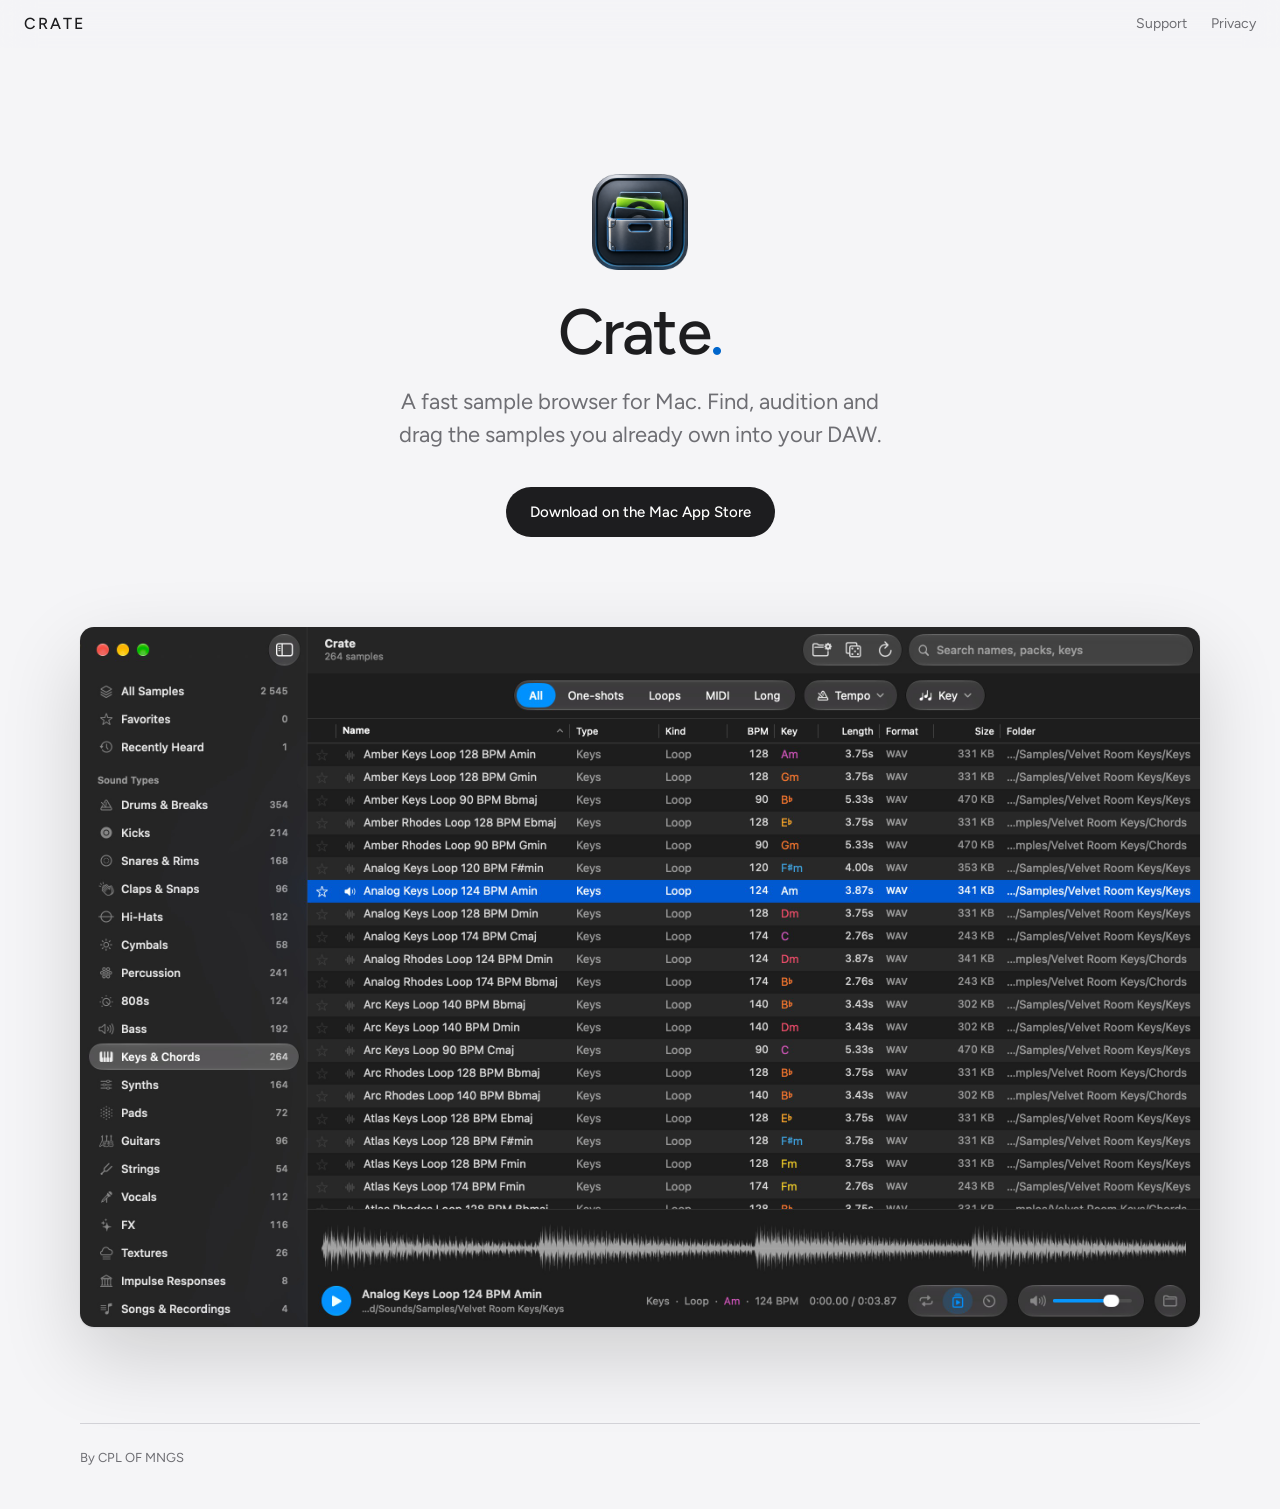
<file: index.html>
<!doctype html>
<html lang="en">
<head>
  <meta charset="utf-8">
  <meta name="viewport" content="width=device-width, initial-scale=1">
  <meta name="description" content="Crate is a fast sample browser for Mac. Find, audition and drag the samples you already own into your DAW.">
  <title>Crate: sample browser for Mac · CPL OF MNGS</title>
  <link rel="icon" href="icon.png">
  <link rel="stylesheet" href="style.css">
</head>
<body class="home">
  <header class="top">
    <a class="brand" href="./">Crate</a>
    <nav class="nav" aria-label="Main navigation"><a href="support.html">Support</a><a href="privacy.html">Privacy</a></nav>
  </header>
  <main>
    <section class="hero">
      <img class="icon" src="icon.png" alt="">
      <h1>Crate<span>.</span></h1>
      <p>A fast sample browser for Mac. Find, audition and drag the samples you already own into your DAW.</p>
      <a class="button" href="https://apps.apple.com/app/id6820560058">Download on the Mac App Store</a>
    </section>
    <figure class="shot"><img src="crate-app.jpg" width="2560" height="1600" alt="Crate on macOS browsing a sample library, with filters and a waveform preview"></figure>
  </main>
  <footer class="foot">By <a href="https://www.cplofmngs.com">CPL OF MNGS</a></footer>
</body>
</html>
</file>
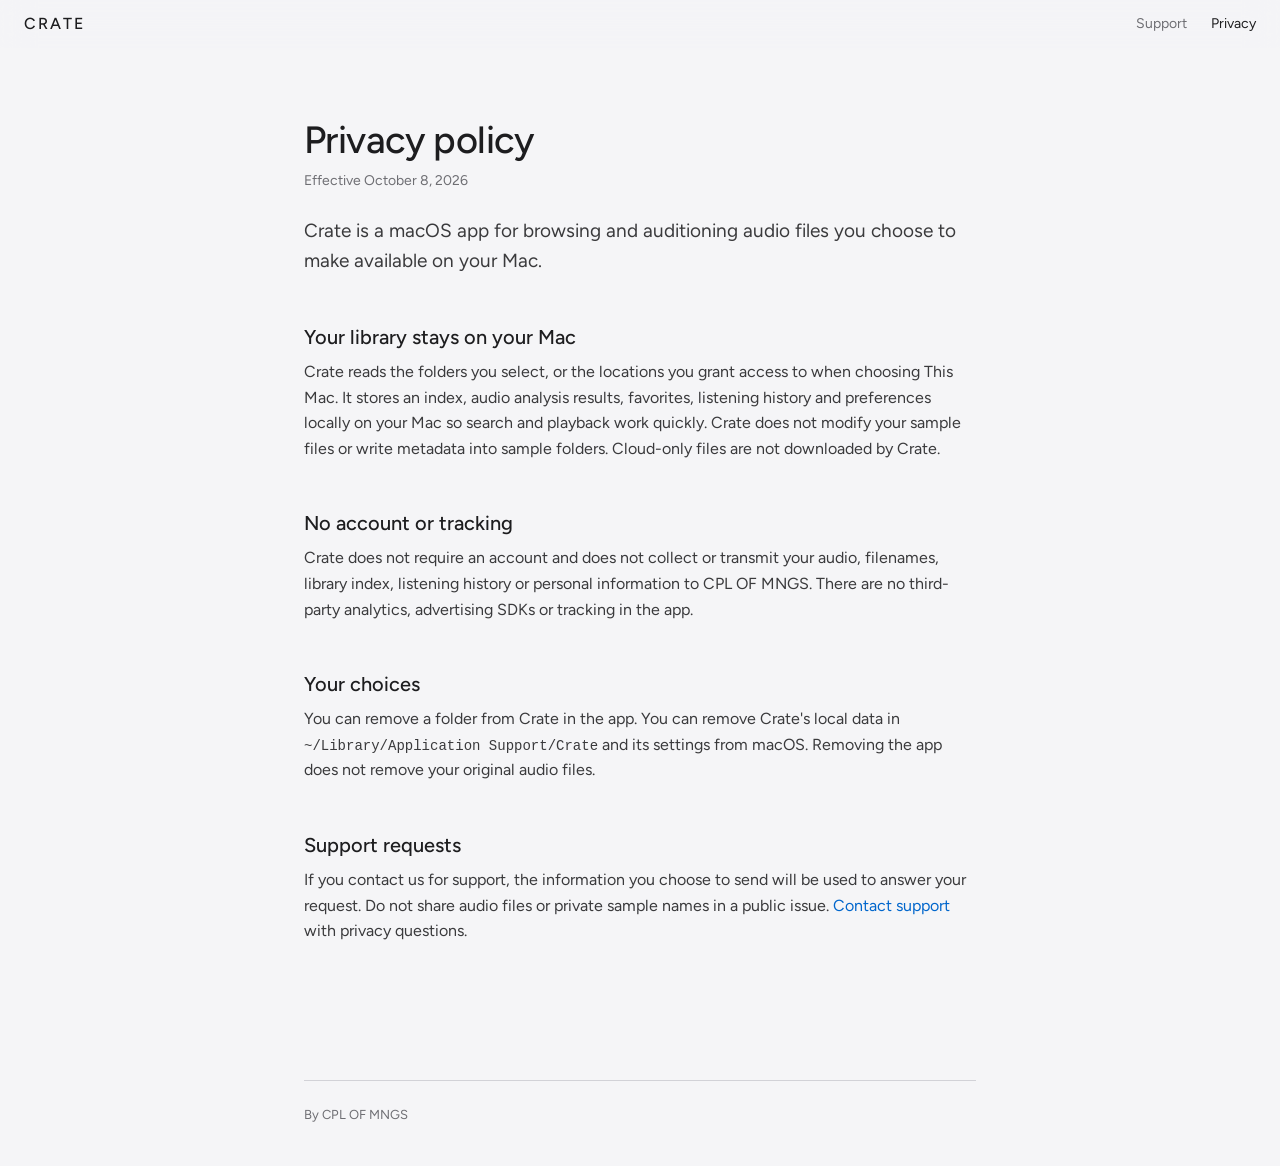
<file: privacy.html>
<!doctype html>
<html lang="en">
<head>
  <meta charset="utf-8">
  <meta name="viewport" content="width=device-width, initial-scale=1">
  <title>Crate privacy policy · CPL OF MNGS</title>
  <link rel="icon" href="icon.png">
  <link rel="stylesheet" href="style.css">
</head>
<body>
  <header class="top">
    <a class="brand" href="./">Crate</a>
    <nav class="nav" aria-label="Main navigation"><a href="support.html">Support</a><a href="privacy.html" aria-current="page">Privacy</a></nav>
  </header>
  <main class="page">
    <h1>Privacy policy</h1>
    <p class="meta">Effective October 8, 2026</p>
    <p class="lead">Crate is a macOS app for browsing and auditioning audio files you choose to make available on your Mac.</p>

    <h2>Your library stays on your Mac</h2>
    <p>Crate reads the folders you select, or the locations you grant access to when choosing This Mac. It stores an index, audio analysis results, favorites, listening history and preferences locally on your Mac so search and playback work quickly. Crate does not modify your sample files or write metadata into sample folders. Cloud-only files are not downloaded by Crate.</p>

    <h2>No account or tracking</h2>
    <p>Crate does not require an account and does not collect or transmit your audio, filenames, library index, listening history or personal information to CPL OF MNGS. There are no third-party analytics, advertising SDKs or tracking in the app.</p>

    <h2>Your choices</h2>
    <p>You can remove a folder from Crate in the app. You can remove Crate's local data in <code>~/Library/Application Support/Crate</code> and its settings from macOS. Removing the app does not remove your original audio files.</p>

    <h2>Support requests</h2>
    <p>If you contact us for support, the information you choose to send will be used to answer your request. Do not share audio files or private sample names in a public issue. <a href="support.html">Contact support</a> with privacy questions.</p>
  </main>
  <footer class="foot">By <a href="https://www.cplofmngs.com">CPL OF MNGS</a></footer>
</body>
</html>
</file>
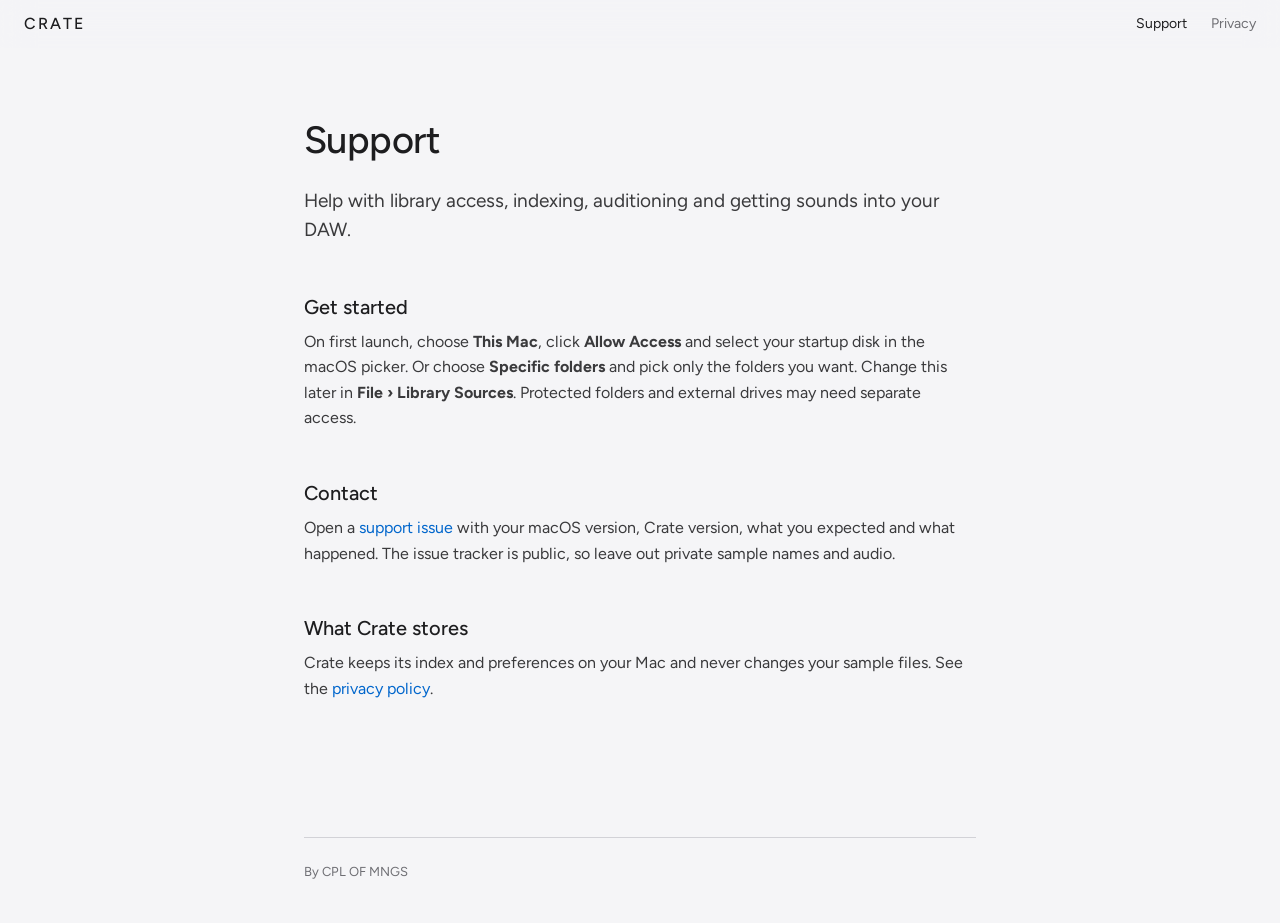
<file: support.html>
<!doctype html>
<html lang="en">
<head>
  <meta charset="utf-8">
  <meta name="viewport" content="width=device-width, initial-scale=1">
  <title>Crate support · CPL OF MNGS</title>
  <link rel="icon" href="icon.png">
  <link rel="stylesheet" href="style.css">
</head>
<body>
  <header class="top">
    <a class="brand" href="./">Crate</a>
    <nav class="nav" aria-label="Main navigation"><a href="support.html" aria-current="page">Support</a><a href="privacy.html">Privacy</a></nav>
  </header>
  <main class="page">
    <h1>Support</h1>
    <p class="lead">Help with library access, indexing, auditioning and getting sounds into your DAW.</p>

    <h2>Get started</h2>
    <p>On first launch, choose <strong>This Mac</strong>, click <strong>Allow Access</strong> and select your startup disk in the macOS picker. Or choose <strong>Specific folders</strong> and pick only the folders you want. Change this later in <strong>File › Library Sources</strong>. Protected folders and external drives may need separate access.</p>

    <h2>Contact</h2>
    <p>Open a <a href="https://github.com/MohamedFekryyy/crate-support/issues/new">support issue</a> with your macOS version, Crate version, what you expected and what happened. The issue tracker is public, so leave out private sample names and audio.</p>

    <h2>What Crate stores</h2>
    <p>Crate keeps its index and preferences on your Mac and never changes your sample files. See the <a href="privacy.html">privacy policy</a>.</p>
  </main>
  <footer class="foot">By <a href="https://www.cplofmngs.com">CPL OF MNGS</a></footer>
</body>
</html>
</file>
<file: style.css>
/* Crate by CPL OF MNGS. Same system as cplofmngs.com: Figtree, quiet grey, one blue. */
@font-face { font-family: "Figtree"; src: url("fonts/Figtree-Variable.ttf") format("truetype"); font-weight: 300 900; font-display: swap; }

:root {
  --bg: #f5f5f7;
  --ink: #1d1d1f;
  --muted: #6e6e73;
  --line: #d2d2d7;
  --blue: #0066cc;
}

* { box-sizing: border-box; }
html { -webkit-text-size-adjust: 100%; }
body { margin: 0; background: var(--bg); color: var(--ink); font: 400 16px/1.6 "Figtree", Arial, sans-serif;
       -webkit-font-smoothing: antialiased; }
a { color: inherit; }
img { display: block; max-width: 100%; height: auto; }

.top { position: sticky; top: 0; z-index: 1; height: 48px; display: flex; align-items: center; justify-content: space-between;
       padding: 0 24px; background: rgb(245 245 247 / 82%); backdrop-filter: saturate(180%) blur(16px); }
.brand { font-weight: 500; letter-spacing: .12em; text-transform: uppercase; text-decoration: none; }
.nav { display: flex; gap: 24px; font-size: 14px; }
.nav a { color: var(--muted); text-decoration: none; transition: color .2s ease-out; }
.nav a:hover, .nav a[aria-current="page"] { color: var(--ink); }

/* Home */
.hero { display: flex; flex-direction: column; align-items: center; text-align: center; padding: clamp(72px, 14vh, 140px) 24px 0; }
.hero .icon { width: 96px; height: 96px; margin-bottom: 28px; }
.hero h1 { margin: 0; font-size: clamp(44px, 6vw, 64px); line-height: 1.05; font-weight: 500; letter-spacing: -.03em; }
.hero h1 span { color: var(--blue); }
.hero p { max-width: 520px; margin: 20px 0 0; color: var(--muted); font-size: clamp(18px, 2vw, 22px); line-height: 1.5; }
.button { display: inline-flex; align-items: center; gap: 8px; margin-top: 36px; padding: 13px 24px; border-radius: 999px;
          background: var(--ink); color: #fff; font-size: 15px; font-weight: 500; text-decoration: none;
          transition: transform .2s cubic-bezier(.22, 1, .36, 1), background .2s ease-out; }
.button:hover { background: #000; }
.button:active { transform: scale(.97); }
.shot { width: min(1120px, calc(100% - 48px)); margin: clamp(64px, 10vh, 104px) auto 0; }
.shot img { border-radius: 14px; box-shadow: 0 1px 2px rgb(0 0 0 / 8%), 0 30px 80px rgb(0 0 0 / 16%); }

/* Support and privacy */
.page { width: min(672px, calc(100% - 48px)); margin: 0 auto; padding: 72px 0 24px; }
.page h1 { margin: 0; font-size: 38px; line-height: 1.1; font-weight: 500; letter-spacing: -.015em; }
.page .meta { margin: 8px 0 0; color: var(--muted); font-size: 14px; }
.page .lead { margin-top: 24px; font-size: 19px; line-height: 1.55; }
.page h2 { margin: 48px 0 0; font-size: 20px; line-height: 1.4; font-weight: 500; }
.page h2 + p { margin-top: 8px; }
.page p { color: #3a3a3c; }
.page a { color: var(--blue); text-decoration: none; }
.page a:hover { text-decoration: underline; }
code { font: 14px/1.4 ui-monospace, "SF Mono", Menlo, monospace; }

.foot { width: min(672px, calc(100% - 48px)); margin: 96px auto 0; padding: 24px 0 40px; border-top: 1px solid var(--line);
        color: var(--muted); font-size: 13px; }
.home .foot { width: min(1120px, calc(100% - 48px)); }
.foot a { text-decoration: none; }
.foot a:hover { color: var(--ink); }

@media (max-width: 600px) {
  .top { padding: 0 16px; }
  .nav { gap: 18px; }
  .page, .foot, .home .foot { width: calc(100% - 32px); }
  .shot { width: calc(100% - 32px); }
  .shot img { border-radius: 8px; }
  .page { padding-top: 48px; }
  .page h1 { font-size: 32px; }
}

@media (prefers-reduced-motion: reduce) { .button { transition: none; } }
</file>
